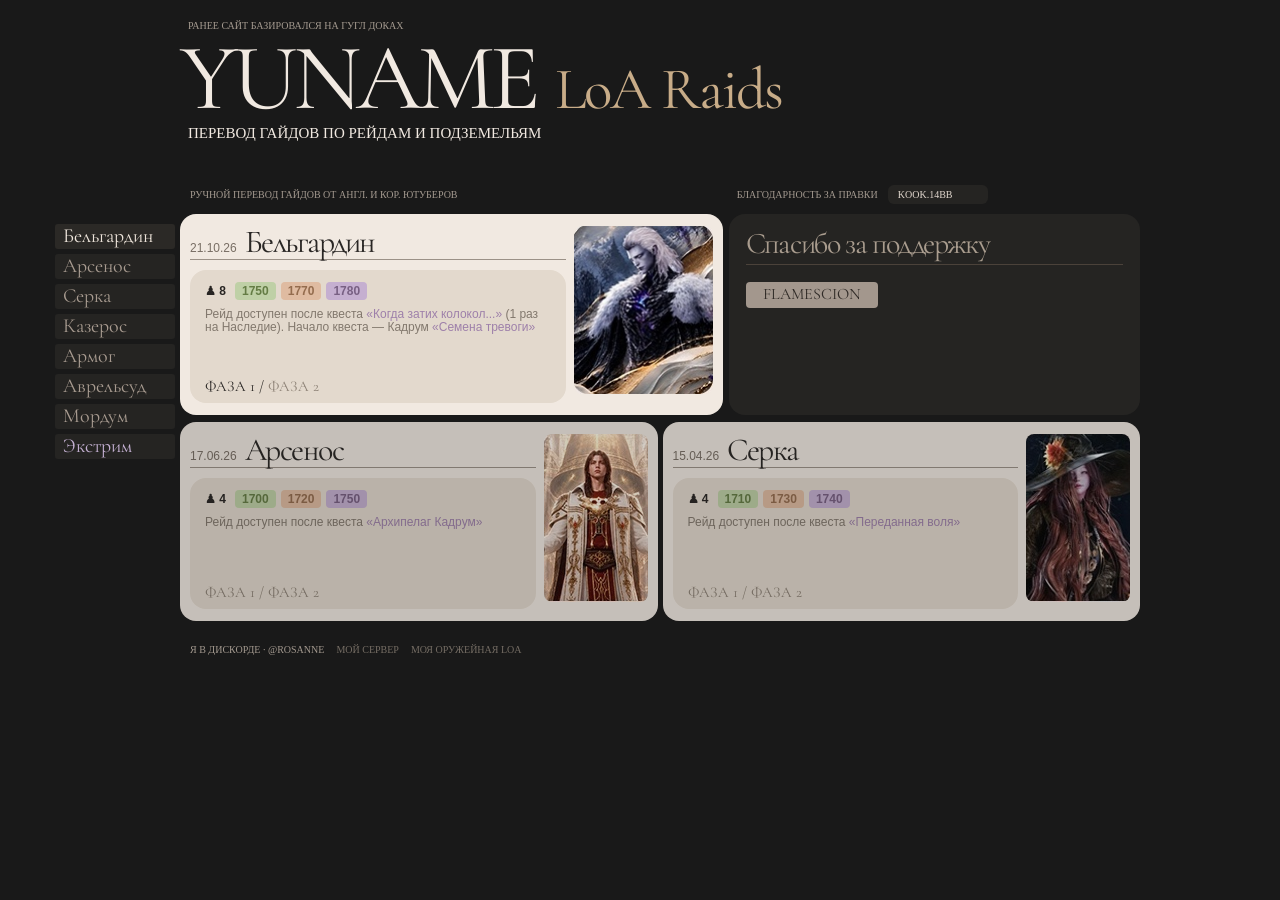
<file: index.html>
<!DOCTYPE html><html lang="ru"><head><meta charset="UTF-8"><meta name="viewport" content="width=device-width, initial-scale=1.0"><title>YUNAME — LoA Raids</title><meta name="description" content="Перевод гайдов по рейдам и подземельям Lost Ark"><link rel="stylesheet" href="home.css"></head><body><main class="page"><header><p class="eyebrow">Ранее сайт базировался на гугл доках</p><h1 class="brand serif"><span class="brand-main">YUNAME</span><span class="brand-sub">LoA Raids</span></h1><p class="tagline">Перевод гайдов по рейдам и подземельям</p></header><nav class="raid-menu" aria-label="Рейды"><a href="belgardin/" aria-current="page">Бельгардин</a><a href="#arcenos">Арсенос</a><a href="#serka">Серка</a><span class="unavailable">Казерос</span><span class="unavailable">Армог</span><span class="unavailable">Аврельсуд</span><span class="unavailable">Мордум</span><a class="extreme" href="extreme/">Экстрим</a></nav><div class="meta"><span>Ручной перевод гайдов от англ. и кор. ютуберов</span><div class="corrections"><span>Благодарность за правки</span><!-- Замените текст внутри editor на нужный ник --><span class="editor">KOOK.14BB</span></div></div><div class="top-grid"><article class="raid-card latest" id="belgardin"><div class="card-body"><div class="card-title"><time>21.10.26</time><h2><a href="belgardin/">Бельгардин</a></h2></div><div class="raid-info"><div class="levels"><span class="players" aria-label="8 игроков">♟ 8</span><span class="level normal">1750</span><span class="level hard">1770</span><span class="level nightmare">1780</span></div><p class="requirements">Рейд доступен после квеста <span class="quest">«Когда затих колокол...»</span> (1 раз на Наследие). Начало квеста — Кадрум <span class="quest">«Семена тревоги»</span></p><div class="phase-links"><a href="belgardin/p1/">Фаза 1</a><span>/</span><span class="soon" title="Страница ещё не опубликована">Фаза 2</span></div></div></div><img class="raid-portrait" src="images/belgardin.jpg" alt="Бельгардин"></article><section class="support" aria-labelledby="support-title"><h2 id="support-title">Спасибо за поддержку</h2><div class="supporters"><!-- Для нового ника скопируйте следующую строку и измените текст --><span class="supporter">FLAMESCION</span></div></section></div><section class="older-grid" aria-label="Предыдущие рейды"><article class="raid-card " id="arcenos"><div class="card-body"><div class="card-title"><time>17.06.26</time><h2>Арсенос</h2></div><div class="raid-info"><div class="levels"><span class="players" aria-label="4 игроков">♟ 4</span><span class="level normal">1700</span><span class="level hard">1720</span><span class="level nightmare">1750</span></div><p class="requirements">Рейд доступен после квеста <span class="quest">«Архипелаг Кадрум»</span></p><div class="phase-links"><span class="soon" title="Гайды ещё не перенесены">Фаза 1 / Фаза 2</span></div></div></div><img class="raid-portrait" src="images/arcenos.jpg" alt="Арсенос"></article><article class="raid-card " id="serka"><div class="card-body"><div class="card-title"><time>15.04.26</time><h2>Серка</h2></div><div class="raid-info"><div class="levels"><span class="players" aria-label="4 игроков">♟ 4</span><span class="level normal">1710</span><span class="level hard">1730</span><span class="level nightmare">1740</span></div><p class="requirements">Рейд доступен после квеста <span class="quest">«Переданная воля»</span></p><div class="phase-links"><span class="soon" title="Гайды ещё не перенесены">Фаза 1 / Фаза 2</span></div></div></div><img class="raid-portrait" src="images/serka.jpg" alt="Серка"></article></section><footer class="footer"><a href="https://discordapp.com/users/199504520936423424/" target="_blank" rel="noopener">Я в дискорде · @rosanne</a><span class="pending">Мой сервер</span><span class="pending">Моя оружейная LoA</span></footer></main></body></html>
</file>
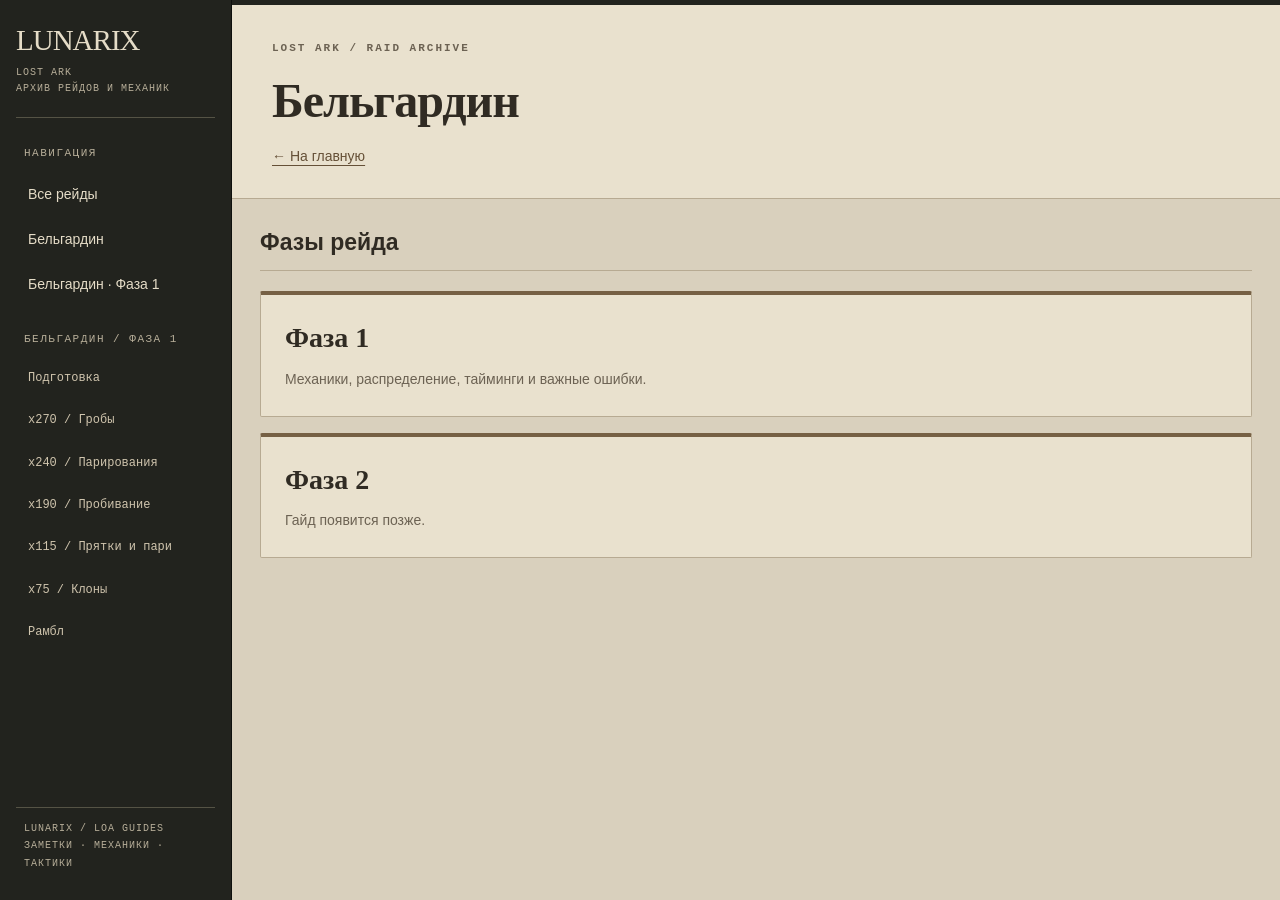
<file: belgardin/index.html>
<!DOCTYPE html>
<html lang="ru">
<head>
  <meta charset="UTF-8">
  <meta name="viewport" content="width=device-width, initial-scale=1.0">
  <title>Бельгардин — гайд | LOA Guides</title>
  <link rel="stylesheet" href="../style.css">
</head>
<body>
  <aside class="archive-sidebar" aria-label="Навигация по сайту">

  <a class="archive-brand" href="/loa-guides/">
    <span class="archive-brand-title">LUNARIX</span>
    <span class="archive-brand-subtitle">
      LOST ARK<br>
      АРХИВ РЕЙДОВ И МЕХАНИК
    </span>
  </a>

  <p class="archive-label">Навигация</p>

  <nav class="archive-nav" aria-label="Рейды">
    <a href="/loa-guides/">Все рейды</a>
    <a href="/loa-guides/belgardin/">Бельгардин</a>
    <a href="/loa-guides/belgardin/p1/">Бельгардин · Фаза 1</a>
  </nav>

  <p class="archive-label">Бельгардин / Фаза 1</p>

  <nav class="archive-nav archive-nav--mechanics"
       aria-label="Механики первой фазы">

    <a href="/loa-guides/belgardin/p1/#preparation">
      Подготовка
    </a>

    <a href="/loa-guides/belgardin/p1/#coffins">
      x270 / Гробы
    </a>

    <a href="/loa-guides/belgardin/p1/#parries">
      x240 / Парирования
    </a>

    <a href="/loa-guides/belgardin/p1/#damage">
      x190 / Пробивание
    </a>

    <a href="/loa-guides/belgardin/p1/#hide">
      x115 / Прятки и пари
    </a>

    <a href="/loa-guides/belgardin/p1/#clones">
      x75 / Клоны
    </a>

    <a href="/loa-guides/belgardin/p1/#rumble">
      Рамбл
    </a>

  </nav>

  <div class="archive-sidebar-footer">
    <p class="archive-status">
      LUNARIX / LOA GUIDES<br>
      ЗАМЕТКИ · МЕХАНИКИ · ТАКТИКИ
    </p>
  </div>

</aside>
  <header class="site-header">
    <h1>Бельгардин</h1>
    <p><a href="../" style="color:#7fb3ff;">← На главную</a></p>
  </header>

  <main class="container guide-content">
    <h2>Фазы рейда</h2>

    <a class="raid-card" href="p1/">
      <h3>Фаза 1</h3>
      <p>Механики, распределение, тайминги и важные ошибки.</p>
    </a>

    <a class="raid-card" href="p2/">
      <h3>Фаза 2</h3>
      <p>Гайд появится позже.</p>
    </a>
  </main>
</body>
</html>
</file>
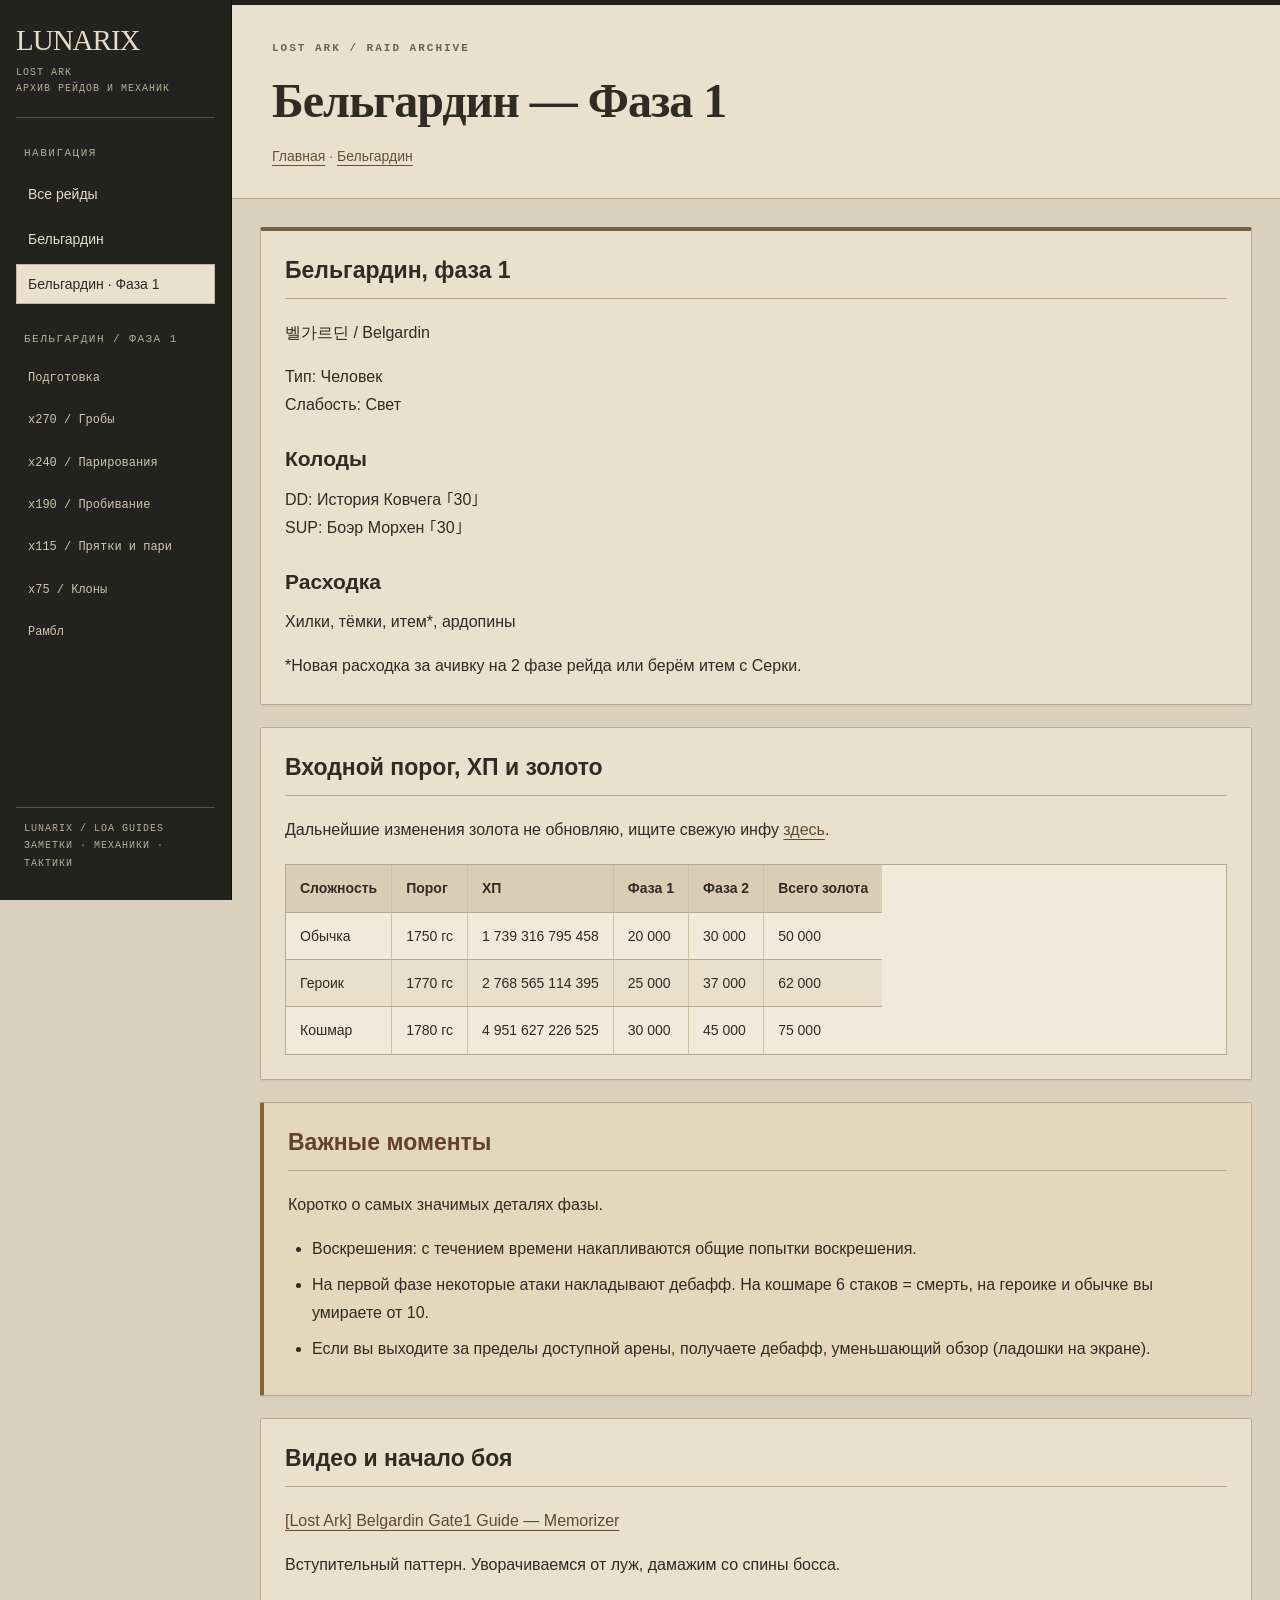
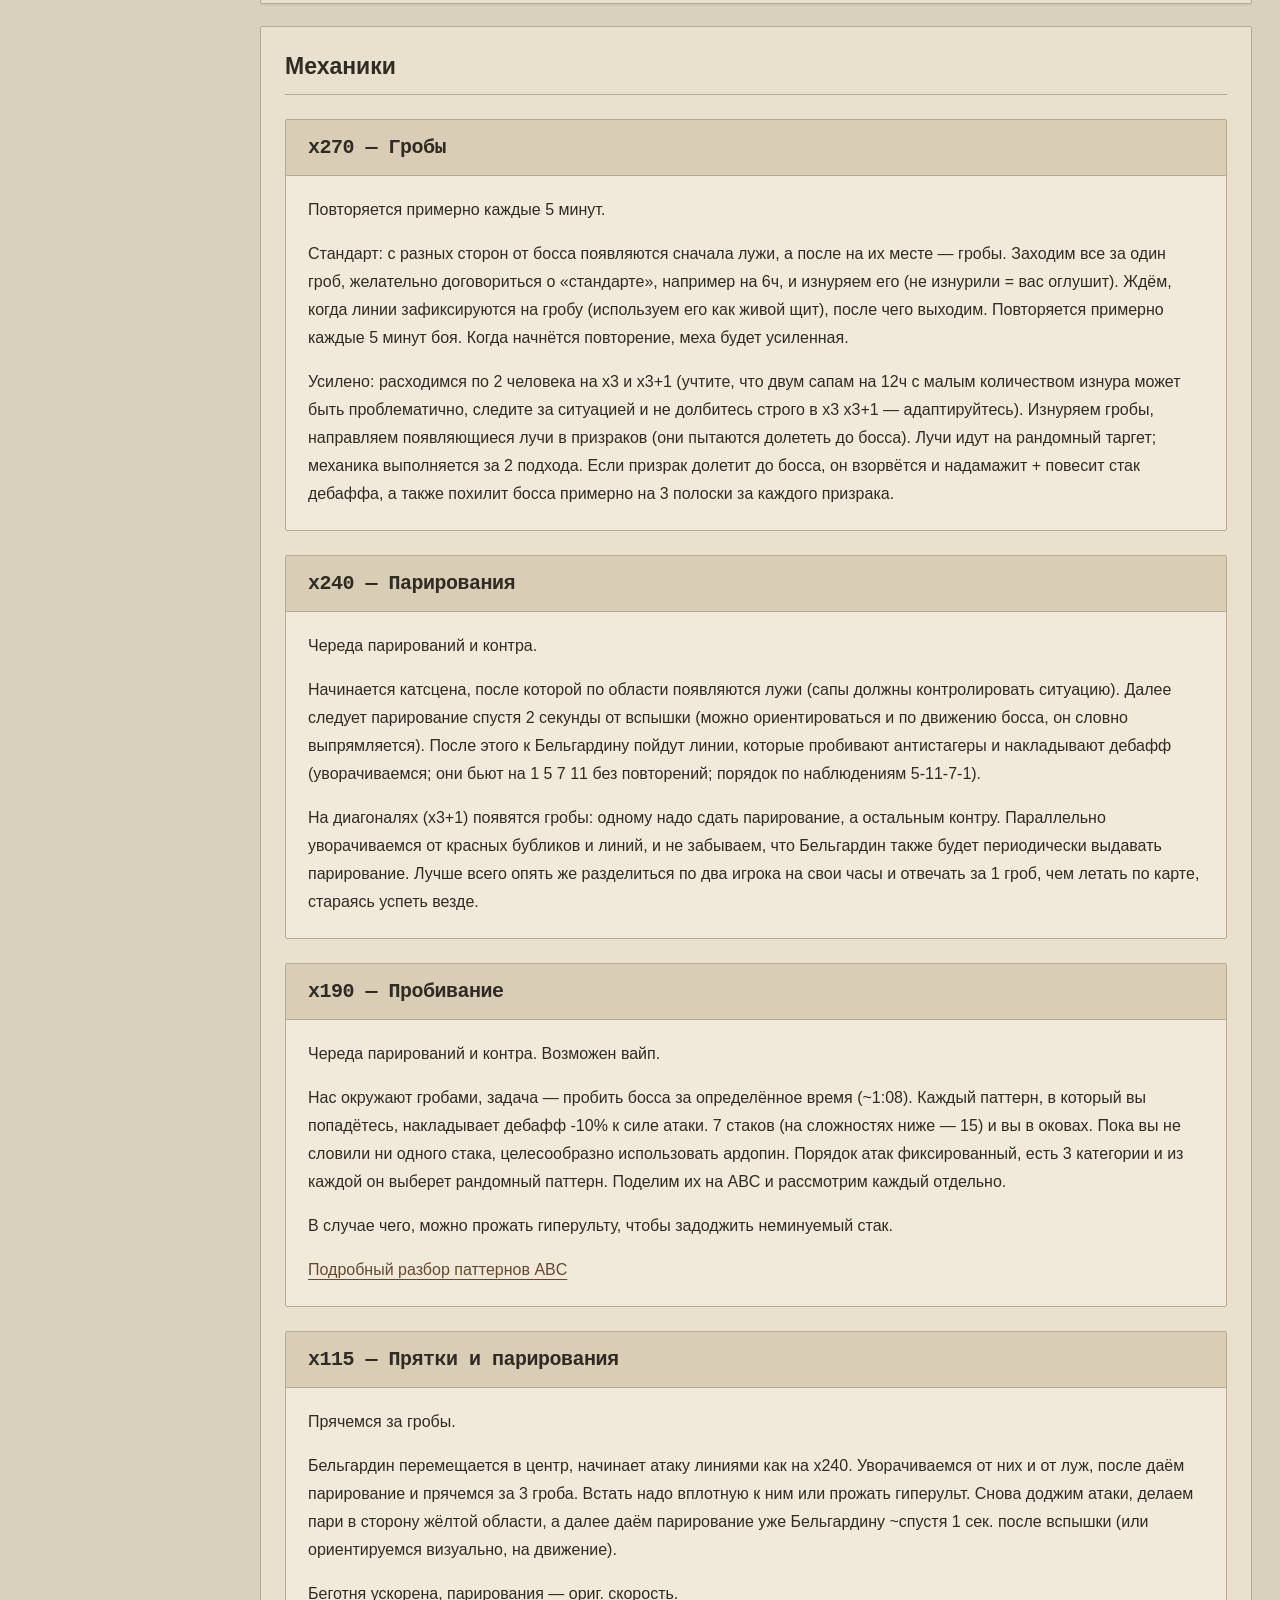
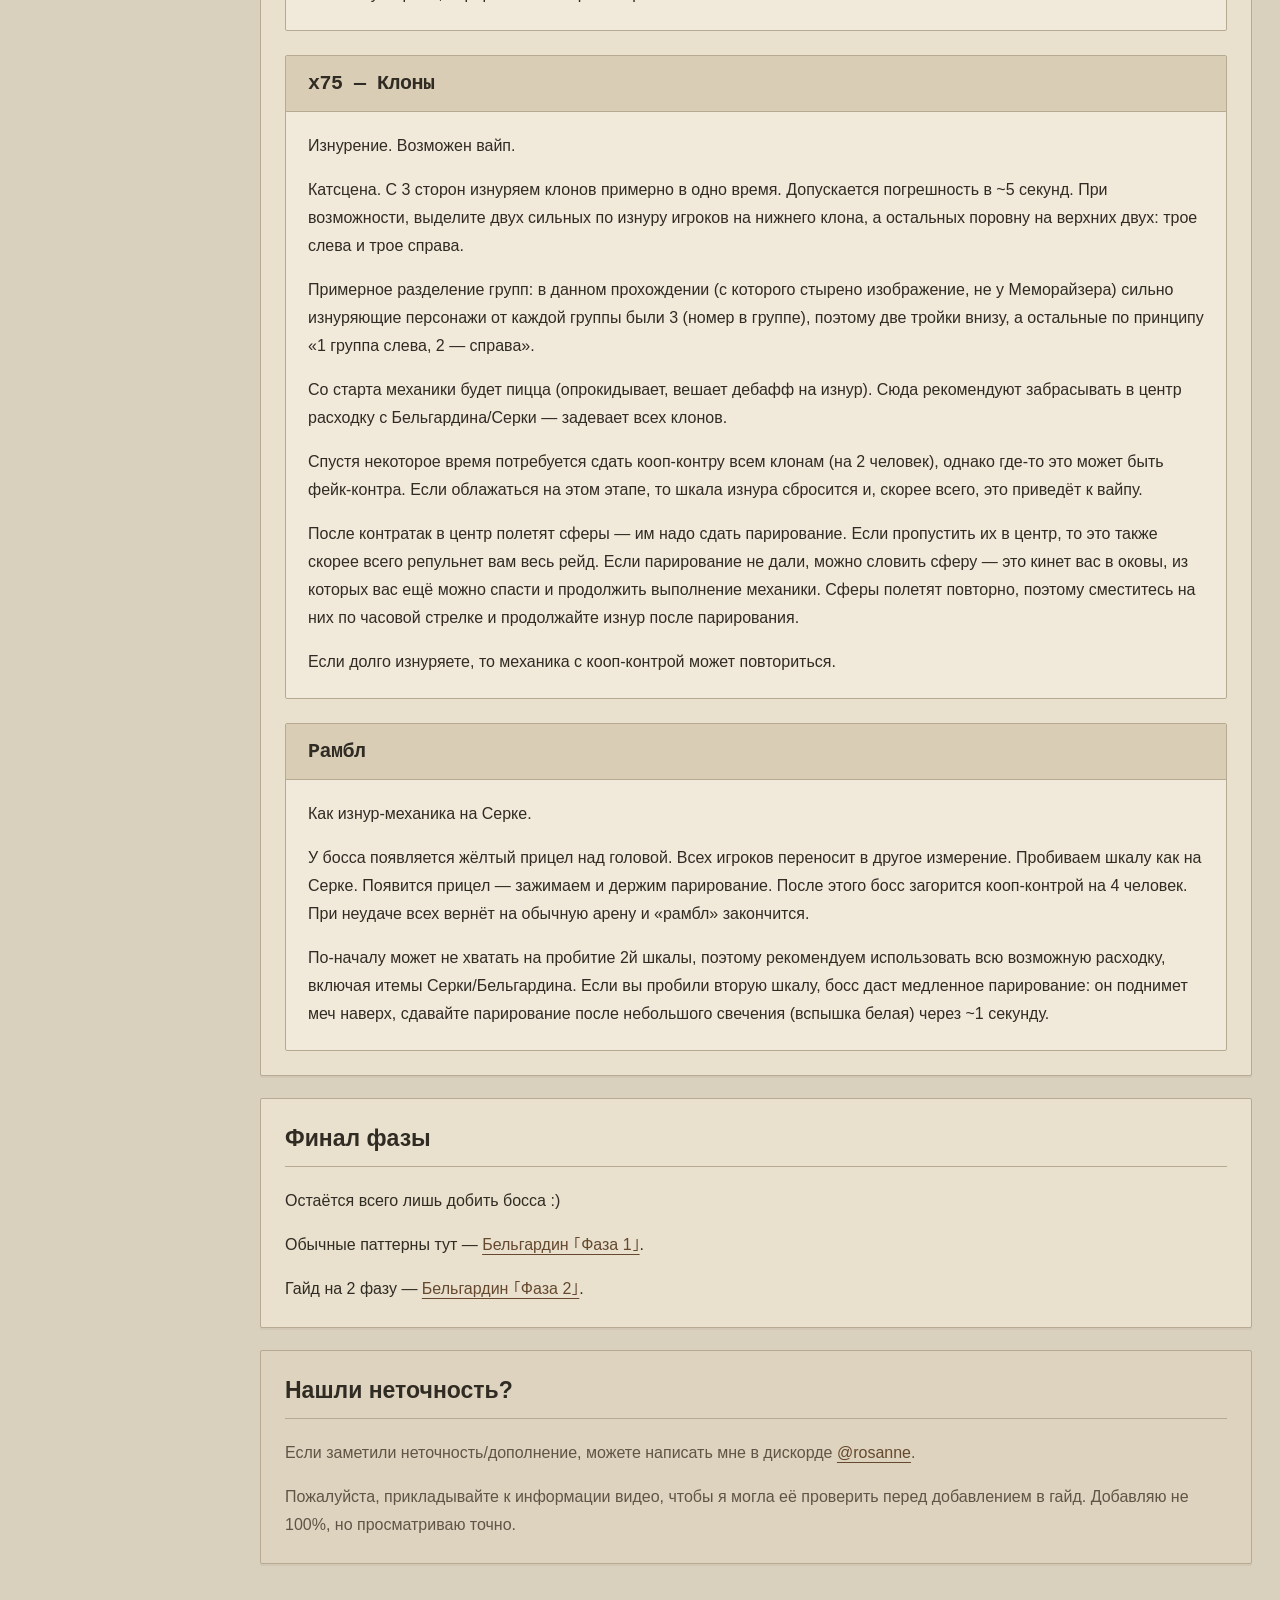
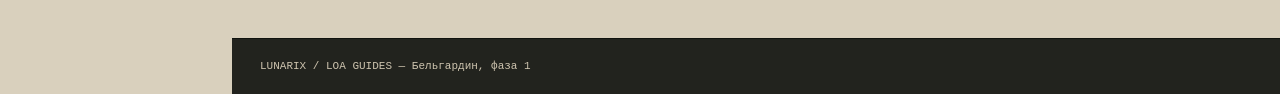
<file: belgardin/p1/index.html>
<!DOCTYPE html>
<html lang="ru"><head><meta charset="UTF-8"><meta name="viewport" content="width=device-width, initial-scale=1.0"><title>Бельгардин — Фаза 1 | LOA Guides</title><link rel="stylesheet" href="../../style.css"></head><body><aside class="archive-sidebar" aria-label="Навигация по сайту">
<a class="archive-brand" href="/loa-guides/"><span class="archive-brand-title">LUNARIX</span><span class="archive-brand-subtitle">LOST ARK<br>АРХИВ РЕЙДОВ И МЕХАНИК</span></a>
<p class="archive-label">Навигация</p><nav class="archive-nav" aria-label="Рейды"><a href="/loa-guides/">Все рейды</a><a href="/loa-guides/belgardin/">Бельгардин</a><a href="/loa-guides/belgardin/p1/" aria-current="page">Бельгардин · Фаза 1</a></nav>
<p class="archive-label">Бельгардин / Фаза 1</p><nav class="archive-nav archive-nav--mechanics" aria-label="Механики первой фазы"><a href="/loa-guides/belgardin/p1/#preparation">Подготовка</a><a href="/loa-guides/belgardin/p1/#coffins">x270 / Гробы</a><a href="/loa-guides/belgardin/p1/#parries">x240 / Парирования</a><a href="/loa-guides/belgardin/p1/#damage">x190 / Пробивание</a><a href="/loa-guides/belgardin/p1/#hide">x115 / Прятки и пари</a><a href="/loa-guides/belgardin/p1/#clones">x75 / Клоны</a><a href="/loa-guides/belgardin/p1/#rumble">Рамбл</a></nav><div class="archive-sidebar-footer"><p class="archive-status">LUNARIX / LOA GUIDES<br>ЗАМЕТКИ · МЕХАНИКИ · ТАКТИКИ</p></div></aside><header class="site-header"><h1>Бельгардин — Фаза 1</h1><p><a href="../../">Главная</a> · <a href="../">Бельгардин</a></p></header><main class="container guide-content"><section class="intro" id="preparation"><h2>Бельгардин, фаза 1</h2><p>벨가르딘 / Belgardin</p><p>Тип: Человек<br>Слабость: Свет</p><h3>Колоды</h3><p>DD: История Ковчега ｢30｣<br>SUP: Боэр Морхен ｢30｣</p><h3>Расходка</h3><p>Хилки, тёмки, итем*, ардопины</p><p>*Новая расходка за ачивку на 2 фазе рейда или берём итем с Серки.</p></section>
<section><h2>Входной порог, ХП и золото</h2><p>Дальнейшие изменения золота не обновляю, ищите свежую инфу <a href="https://lostark.ru/wiki/Gold-table" target="_blank" rel="noopener">здесь</a>.</p><table><thead><tr><th scope="col">Сложность</th><th scope="col">Порог</th><th scope="col">ХП</th><th scope="col">Фаза 1</th><th scope="col">Фаза 2</th><th scope="col">Всего золота</th></tr></thead><tbody><tr><td>Обычка</td><td>1750 гс</td><td>1 739 316 795 458</td><td>20 000</td><td>30 000</td><td>50 000</td></tr><tr><td>Героик</td><td>1770 гс</td><td>2 768 565 114 395</td><td>25 000</td><td>37 000</td><td>62 000</td></tr><tr><td>Кошмар</td><td>1780 гс</td><td>4 951 627 226 525</td><td>30 000</td><td>45 000</td><td>75 000</td></tr></tbody></table></section><section class="warning"><h2>Важные моменты</h2><p>Коротко о самых значимых деталях фазы.</p><ul><li>Воскрешения: с течением времени накапливаются общие попытки воскрешения.</li><li>На первой фазе некоторые атаки накладывают дебафф. На кошмаре 6 стаков = смерть, на героике и обычке вы умираете от 10.</li><li>Если вы выходите за пределы доступной арены, получаете дебафф, уменьшающий обзор (ладошки на экране).</li></ul></section><section><h2>Видео и начало боя</h2><p><a href="https://youtu.be/wyY55AEN63E?si=uPBWS4c7454dl5R-" target="_blank" rel="noopener">[Lost Ark] Belgardin Gate1 Guide — Memorizer</a></p><p>Вступительный паттерн. Уворачиваемся от луж, дамажим со спины босса.</p></section><section><h2>Механики</h2><article id="coffins"><h3>x270 — Гробы</h3><p>Повторяется примерно каждые 5 минут.</p><p>Стандарт: с разных сторон от босса появляются сначала лужи, а после на их месте — гробы. Заходим все за один гроб, желательно договориться о «стандарте», например на 6ч, и изнуряем его (не изнурили = вас оглушит). Ждём, когда линии зафиксируются на гробу (используем его как живой щит), после чего выходим. Повторяется примерно каждые 5 минут боя. Когда начнётся повторение, меха будет усиленная.</p><p>Усилено: расходимся по 2 человека на х3 и х3+1 (учтите, что двум сапам на 12ч с малым количеством изнура может быть проблематично, следите за ситуацией и не долбитесь строго в х3 х3+1 — адаптируйтесь). Изнуряем гробы, направляем появляющиеся лучи в призраков (они пытаются долететь до босса). Лучи идут на рандомный таргет; механика выполняется за 2 подхода. Если призрак долетит до босса, он взорвётся и надамажит + повесит стак дебаффа, а также похилит босса примерно на 3 полоски за каждого призрака.</p><!-- Место для гифки: <img src="images/coffins.gif" alt="x270 — Гробы"> --></article><article id="parries"><h3>x240 — Парирования</h3><p>Череда парирований и контра.</p><p>Начинается катсцена, после которой по области появляются лужи (сапы должны контролировать ситуацию). Далее следует парирование спустя 2 секунды от вспышки (можно ориентироваться и по движению босса, он словно выпрямляется). После этого к Бельгардину пойдут линии, которые пробивают антистагеры и накладывают дебафф (уворачиваемся; они бьют на 1 5 7 11 без повторений; порядок по наблюдениям 5-11-7-1).</p><p>На диагоналях (х3+1) появятся гробы: одному надо сдать парирование, а остальным контру. Параллельно уворачиваемся от красных бубликов и линий, и не забываем, что Бельгардин также будет периодически выдавать парирование. Лучше всего опять же разделиться по два игрока на свои часы и отвечать за 1 гроб, чем летать по карте, стараясь успеть везде.</p><!-- Место для гифки: <img src="images/parries.gif" alt="x240 — Парирования"> --></article><article id="damage"><h3>x190 — Пробивание</h3><p>Череда парирований и контра. Возможен вайп.</p><p>Нас окружают гробами, задача — пробить босса за определённое время (~1:08). Каждый паттерн, в который вы попадётесь, накладывает дебафф -10% к силе атаки. 7 стаков (на сложностях ниже — 15) и вы в оковах. Пока вы не словили ни одного стака, целесообразно использовать ардопин. Порядок атак фиксированный, есть 3 категории и из каждой он выберет рандомный паттерн. Поделим их на ABC и рассмотрим каждый отдельно.</p><p>В случае чего, можно прожать гиперульту, чтобы задоджить неминуемый стак.</p><p><a href="https://docs.google.com/document/d/10dvFfylIxgsJSTbyASQh8wS634NSnjzQFOJW3rMJwDU/edit?tab=t.i1kv4hrovehy" target="_blank" rel="noopener">Подробный разбор паттернов ABC</a></p><!-- Место для гифки: <img src="images/damage.gif" alt="x190 — Пробивание"> --></article><article id="hide"><h3>x115 — Прятки и парирования</h3><p>Прячемся за гробы.</p><p>Бельгардин перемещается в центр, начинает атаку линиями как на х240. Уворачиваемся от них и от луж, после даём парирование и прячемся за 3 гроба. Встать надо вплотную к ним или прожать гиперульт. Снова доджим атаки, делаем пари в сторону жёлтой области, а далее даём парирование уже Бельгардину ~спустя 1 сек. после вспышки (или ориентируемся визуально, на движение).</p><p>Беготня ускорена, парирования — ориг. скорость.</p><!-- Место для гифки: <img src="images/hide.gif" alt="x115 — Прятки и парирования"> --></article><article id="clones"><h3>x75 — Клоны</h3><p>Изнурение. Возможен вайп.</p><p>Катсцена. С 3 сторон изнуряем клонов примерно в одно время. Допускается погрешность в ~5 секунд. При возможности, выделите двух сильных по изнуру игроков на нижнего клона, а остальных поровну на верхних двух: трое слева и трое справа.</p><p>Примерное разделение групп: в данном прохождении (с которого стырено изображение, не у Меморайзера) сильно изнуряющие персонажи от каждой группы были 3 (номер в группе), поэтому две тройки внизу, а остальные по принципу «1 группа слева, 2 — справа».</p><p>Со старта механики будет пицца (опрокидывает, вешает дебафф на изнур). Сюда рекомендуют забрасывать в центр расходку с Бельгардина/Серки — задевает всех клонов.</p><p>Спустя некоторое время потребуется сдать кооп-контру всем клонам (на 2 человек), однако где-то это может быть фейк-контра. Если облажаться на этом этапе, то шкала изнура сбросится и, скорее всего, это приведёт к вайпу.</p><p>После контратак в центр полетят сферы — им надо сдать парирование. Если пропустить их в центр, то это также скорее всего репульнет вам весь рейд. Если парирование не дали, можно словить сферу — это кинет вас в оковы, из которых вас ещё можно спасти и продолжить выполнение механики. Сферы полетят повторно, поэтому сместитесь на них по часовой стрелке и продолжайте изнур после парирования.</p><p>Если долго изнуряете, то механика с кооп-контрой может повториться.</p><!-- Место для гифки: <img src="images/clones.gif" alt="x75 — Клоны"> --></article><article id="rumble"><h3>Рамбл</h3><p>Как изнур-механика на Серке.</p><p>У босса появляется жёлтый прицел над головой. Всех игроков переносит в другое измерение. Пробиваем шкалу как на Серке. Появится прицел — зажимаем и держим парирование. После этого босс загорится кооп-контрой на 4 человек. При неудаче всех вернёт на обычную арену и «рамбл» закончится.</p><p>По-началу может не хватать на пробитие 2й шкалы, поэтому рекомендуем использовать всю возможную расходку, включая итемы Серки/Бельгардина. Если вы пробили вторую шкалу, босс даст медленное парирование: он поднимет меч наверх, сдавайте парирование после небольшого свечения (вспышка белая) через ~1 секунду.</p><!-- Место для гифки: <img src="images/rumble.gif" alt="Рамбл"> --></article></section><section><h2>Финал фазы</h2><p>Остаётся всего лишь добить босса :)</p><p>Обычные паттерны тут — <a href="https://docs.google.com/document/d/10dvFfylIxgsJSTbyASQh8wS634NSnjzQFOJW3rMJwDU/edit?tab=t.jmngdz23it7x" target="_blank" rel="noopener">Бельгардин ｢Фаза 1｣</a>.</p><p>Гайд на 2 фазу — <a href="https://docs.google.com/document/d/1hiEL5qk3s9ZbjUpea2pvcYvUNeRl_76ZYuH1tZj3wqg" target="_blank" rel="noopener">Бельгардин ｢Фаза 2｣</a>.</p></section><section class="credits"><h2>Нашли неточность?</h2><p>Если заметили неточность/дополнение, можете написать мне в дискорде <a href="https://discordapp.com/users/199504520936423424/" target="_blank" rel="noopener">@rosanne</a>.</p><p>Пожалуйста, прикладывайте к информации видео, чтобы я могла её проверить перед добавлением в гайд. Добавляю не 100%, но просматриваю точно.</p></section></main><footer class="site-footer"><p>LUNARIX / LOA GUIDES — Бельгардин, фаза 1</p></footer></body></html>
</file>
<file: home.css>
@import url('https://fonts.googleapis.com/css2?family=Cormorant+Garamond:wght@400;500&display=swap');
:root{color-scheme:dark;--bg:#191919;--paper:#f1e9e1;--ink:#292624;--muted:#a3998f;--accent:#c8ac88}*{box-sizing:border-box}body{margin:0;background:var(--bg);color:var(--paper);font-family:Arial,sans-serif}a{color:inherit}button{font:inherit}a:focus-visible,button:focus-visible{outline:2px solid #d0b396;outline-offset:4px}.page{width:min(700px,calc(100% - 40px));margin:20px auto 32px;position:relative}.serif,h1,h2,.raid-menu,.phase-links,.supporter{font-family:'Cormorant Garamond',Georgia,'Times New Roman',serif}.eyebrow{margin:0 0 0 8px;color:#a59b90;font:10px Georgia,serif;text-transform:uppercase}.brand{display:flex;align-items:baseline;gap:20px;white-space:nowrap;margin:0;font-weight:400;line-height:1}.brand-main{font-size:clamp(60px,8vw,94px);letter-spacing:-5px}.brand-sub{font-size:clamp(35px,5vw,59px);color:var(--accent);letter-spacing:-2px}.tagline{margin:0 0 43px 8px;font:15px Georgia,serif;text-transform:uppercase}.meta{display:grid;grid-template-columns:1.35fr 1fr;align-items:center;gap:16px;margin:0 0 10px;padding:0 10px;color:#a3998f;font:10px Georgia,serif;text-transform:uppercase}.corrections{display:flex;align-items:center;gap:10px}.editor{background:#252422;border-radius:6px;padding:4px 10px;min-width:100px;color:#e0d6cd;text-transform:none}.raid-menu{position:absolute;width:120px;right:calc(100% + 5px);top:204px;display:grid;gap:5px}.raid-menu a,.raid-menu .unavailable{display:block;padding:1px 8px;background:#252422;border-radius:3px;font-size:20px;line-height:1.15;text-decoration:none;color:#a89b90}.raid-menu a:hover,.raid-menu a[aria-current=page]{color:#eee5db;background:#2b2926}.raid-menu .extreme{color:#c4b0d2}.raid-menu .extreme:hover{color:#e4c9f7}.raid-menu .unavailable{cursor:default}.top-grid{display:grid;grid-template-columns:1.32fr 1fr;gap:6px}.raid-card{display:grid;grid-template-columns:minmax(0,1fr) 104px;gap:8px;padding:12px 10px;background:var(--paper);color:var(--ink);border-radius:16px;min-width:0;min-height:199px}.latest{grid-template-columns:minmax(0,1fr) 139px;min-height:201px;opacity:1}.card-body{min-width:0;display:flex;flex-direction:column}.card-title{display:flex;gap:8px;align-items:baseline;border-bottom:1px solid #9b9187;padding-bottom:1px;margin-bottom:10px}.card-title time{color:#786e64;font-size:12px;white-space:nowrap}.card-title h2{font-size:32px;font-weight:400;letter-spacing:-1.5px;line-height:1;margin:0}.card-title h2 a{text-decoration:none}.raid-info{background:#e3d9cd;border-radius:16px;padding:12px 15px 8px;flex:1;display:flex;flex-direction:column}.levels{display:flex;gap:5px;align-items:center;margin-bottom:8px;font-size:12px;font-weight:700}.players{margin-right:4px;white-space:nowrap;color:#282523}.level{padding:2px 7px;border-radius:4px}.normal{background:#bfd0a6;color:#647c44}.hard{background:#dfbba1;color:#946c4e}.nightmare{background:#c5afd0;color:#786083}.requirements{color:#82786d;font-size:12px;line-height:1.08;margin:0 0 10px}.quest{color:#9e80aa}.phase-links{display:flex;gap:4px;align-items:center;margin-top:auto;font-size:15px;text-transform:uppercase}.phase-links a{text-decoration:none}.phase-links a:hover{text-decoration:underline}.phase-links .soon{color:#8c8175}.raid-portrait{display:block;width:100%;height:168px;object-fit:cover;border-radius:8px}.latest .raid-portrait{height:168px}.support{background:#252422;border-radius:16px;padding:12px 17px;min-height:201px}.support h2{margin:0 0 17px;color:#a99c8e;font-size:30px;font-weight:400;line-height:1.2;letter-spacing:-1.3px;border-bottom:1px solid #4b423a;padding-bottom:2px}.supporters{display:flex;flex-wrap:wrap;gap:8px}.supporter{display:inline-block;background:#a3978d;color:#302b27;border-radius:4px;padding:4px 17px;font-size:16px;line-height:1.1;transition:background .15s,color .15s,box-shadow .15s}.supporter:hover{background:#dfc7aa;color:#211b16;box-shadow:0 0 12px #c9a67b33}.older-grid{display:grid;grid-template-columns:1fr 1fr;gap:5px;margin-top:7px}.older-grid .raid-card{opacity:.8;transition:opacity .2s}.older-grid .raid-card:hover,.older-grid .raid-card:focus-within{opacity:1}.footer{margin:23px 10px 0;display:flex;gap:12px;flex-wrap:wrap;color:#a3998f;font:10px Georgia,serif;text-transform:uppercase}.footer a{text-decoration:none}.footer a:hover{color:#e0d2c2}.footer .pending{color:#756d64}@media(min-width:1000px){.page{transform:translateX(20px)}}@media(max-width:999px){.raid-menu{position:static;width:auto;display:flex;flex-wrap:wrap;margin:0 0 16px;gap:5px}.raid-menu a,.raid-menu .unavailable{font-size:18px;padding:4px 9px}.tagline{margin-bottom:25px}}@media(max-width:650px){.page{width:calc(100% - 24px);margin-top:20px}.brand{gap:12px;flex-wrap:wrap;white-space:normal}.brand-main{font-size:66px}.brand-sub{font-size:40px}.tagline{font-size:11px;margin:10px 0 24px}.meta{grid-template-columns:1fr;gap:10px;padding:0 4px}.top-grid,.older-grid{grid-template-columns:1fr;gap:10px}.support{min-height:130px}.older-grid{margin-top:10px}.raid-card,.latest{grid-template-columns:minmax(0,1fr) 110px}.card-title h2{font-size:30px}.raid-portrait,.latest .raid-portrait{height:174px}.footer{line-height:1.7}.eyebrow{font-size:9px}}@media(prefers-reduced-motion:reduce){*{transition:none!important}}
/* Более широкая главная страница */
.page {
  width: min(960px, calc(100% - 300px));
}

/* Планшеты: меню уже находится над контентом */
@media (max-width: 999px) {
  .page {
    width: calc(100% - 40px);
  }
}

/* Телефоны: сохраняем небольшие отступы по краям */
@media (max-width: 650px) {
  .page {
    width: calc(100% - 24px);
  }
}
</file>
<file: style.css>
/* LOA ARCHIVE — единый стиль сайта */

:root {
  color-scheme: light;

  --bg: #d9d0bd;
  --paper: #e9e1ce;
  --paper-light: #f1eadb;
  --panel: #e2d8c3;

  --ink: #302b23;
  --muted: #6c6253;
  --line: #b7aa92;

  --sidebar: #22231e;
  --sidebar-text: #e5dcc7;
  --sidebar-muted: #b7ae99;

  --accent: #655037;
  --sidebar-width: 232px;
}

* {
  box-sizing: border-box;
}

html {
  scroll-behavior: smooth;
  scroll-padding-top: 24px;
}

body {
  margin: 0;
  min-height: 100vh;
  padding-left: var(--sidebar-width);

  background: var(--bg);
  color: var(--ink);

  font-family: "Segoe UI", Arial, sans-serif;
  font-size: 16px;
  line-height: 1.75;

  overflow-wrap: break-word;
}

::selection {
  background: #c8b58f;
  color: #211d17;
}

a {
  color: #65482e;
  text-underline-offset: 4px;
}

a:hover {
  color: #342416;
}

a:focus-visible,
button:focus-visible {
  outline: 3px solid #9c7950;
  outline-offset: 4px;
}

p {
  margin: 0 0 16px;
}

ul,
ol {
  margin: 0 0 18px;
  padding-left: 24px;
}

li {
  margin-bottom: 8px;
}

strong {
  color: #30271c;
}

em {
  color: var(--muted);
}

/* Левая панель */

.archive-sidebar {
  position: fixed;
  inset: 0 auto 0 0;
  z-index: 20;

  display: flex;
  flex-direction: column;

  width: var(--sidebar-width);
  padding: 24px 16px 16px;
  overflow-y: auto;

  background: var(--sidebar);
  color: var(--sidebar-text);

  border-right: 1px solid #0e100d;
}

.archive-brand {
  display: block;
  padding-bottom: 20px;

  color: var(--sidebar-text);
  border-bottom: 1px solid #555345;

  text-decoration: none;
}

.archive-brand:hover {
  color: #fff7e5;
  text-decoration: none;
}

.archive-brand-title {
  display: block;

  font-family: Georgia, "Times New Roman", serif;
  font-size: 29px;
  line-height: 1.15;
  letter-spacing: -1px;
}

.archive-brand-subtitle {
  display: block;
  margin-top: 8px;

  color: var(--sidebar-muted);

  font-family: "Courier New", monospace;
  font-size: 10px;
  line-height: 1.6;
  letter-spacing: 1px;
}

.archive-label {
  margin: 26px 8px 10px;

  color: var(--sidebar-muted);

  font-family: "Courier New", monospace;
  font-size: 11px;
  letter-spacing: 1.5px;
  text-transform: uppercase;
}

.archive-nav {
  display: grid;
  gap: 5px;
}

.archive-nav a {
  display: block;
  padding: 9px 11px;

  color: var(--sidebar-text);
  border: 1px solid transparent;

  font-size: 14px;
  line-height: 1.45;
  text-decoration: none;
}

.archive-nav a:hover,
.archive-nav a[aria-current="page"] {
  background: var(--paper);
  color: var(--ink);
  border-color: #c2b69e;
}

.archive-nav--mechanics a {
  color: #d0c5ae;
  font-family: "Courier New", monospace;
  font-size: 12px;
}

.archive-sidebar-footer {
  margin-top: auto;
  padding-top: 32px;
}

.archive-status {
  margin: 0;
  padding: 12px 8px;

  color: var(--sidebar-muted);
  border-top: 1px solid #555345;

  font-family: "Courier New", monospace;
  font-size: 10px;
  letter-spacing: 1px;
}

/* Заголовок страницы */

.site-header {
  position: relative;
  padding: 34px 40px 30px;

  background: var(--paper);
  border-top: 5px solid var(--sidebar);
  border-bottom: 1px solid var(--line);

  text-align: left;
}

.site-header::before {
  content: "LOST ARK / RAID ARCHIVE";
  display: block;
  margin-bottom: 14px;

  color: var(--muted);

  font-family: "Courier New", monospace;
  font-size: 11px;
  font-weight: 700;
  letter-spacing: 2px;
}

.site-header h1 {
  margin: 0;

  color: var(--ink);

  font-family: Georgia, "Times New Roman", serif;
  font-size: clamp(30px, 4vw, 48px);
  line-height: 1.2;
  letter-spacing: -1px;
}

.site-header p {
  margin: 14px 0 0;
  color: var(--muted);
  font-size: 14px;
}

.site-header a {
  color: var(--accent) !important;
}

/* Основная область */

.container {
  width: min(1120px, calc(100% - 56px));
  margin: 0 auto;
  padding: 28px 0 52px;
  min-width: 0;
}

h2,
h3,
h4 {
  color: var(--ink);
  line-height: 1.35;
}

h2 {
  margin: 0 0 20px;
  padding-bottom: 12px;

  border-bottom: 1px solid var(--line);

  font-size: 23px;
}

h3 {
  margin: 26px 0 12px;
  font-size: 21px;
}

h4 {
  margin: 22px 0 10px;
  color: var(--accent);
  font-size: 17px;
}

/* Секции гайда */

.guide-content > section {
  min-width: 0;
  margin-bottom: 22px;
  padding: 24px;

  background: var(--paper);
  border: 1px solid var(--line);
  border-radius: 2px;

  box-shadow: 0 2px 0 rgba(70, 54, 34, 0.05);
}

.guide-content > section > :last-child {
  margin-bottom: 0;
}

.guide-content .intro {
  border-top: 4px solid #766044;
}

.guide-content .warning {
  background: #e5d7bc;
  border-left: 4px solid #85623d;
}

.warning h2 {
  color: #604329;
}

.guide-content .credits {
  background: #ddd3be;
  color: #5f5547;
}

/* Карточки механик */

.guide-content article {
  margin-top: 24px;
  padding: 22px;

  background: var(--paper-light);
  border: 1px solid var(--line);
  border-radius: 2px;
}

.guide-content article h3 {
  margin: -22px -22px 20px;
  padding: 14px 22px;

  background: #d9cdb6;
  border-bottom: 1px solid var(--line);

  font-family: "Courier New", monospace;
  font-size: 20px;
  letter-spacing: -0.5px;
}

.guide-content article > :last-child {
  margin-bottom: 0;
}

/* Главная и выбор фазы */

.raid-list {
  display: grid;
  grid-template-columns: repeat(2, minmax(0, 1fr));
  gap: 18px;
}

.raid-list > h2 {
  grid-column: 1 / -1;
  margin-bottom: 0;
}

.raid-card {
  display: block;
  min-width: 0;
  margin-bottom: 16px;
  padding: 24px;

  background: var(--paper);
  color: var(--ink);

  border: 1px solid var(--line);
  border-top: 4px solid #766044;
  border-radius: 2px;

  text-decoration: none;

  transition:
    background-color 0.15s ease,
    border-color 0.15s ease;
}

.raid-list .raid-card {
  margin-bottom: 0;
}

.raid-card:hover {
  background: var(--paper-light);
  border-color: #806c50;
  text-decoration: none;
}

.raid-card h3 {
  margin: 0 0 10px;

  font-family: Georgia, "Times New Roman", serif;
  font-size: 28px;
}

.raid-card p {
  margin: 0;
  color: var(--muted);
  font-size: 14px;
}

/* Таблицы */

.guide-content table {
  display: block;
  width: 100%;
  max-width: 100%;
  margin: 20px 0 24px;
  overflow-x: auto;

  border-collapse: collapse;
  border: 1px solid var(--line);
  background: var(--paper-light);

  font-size: 14px;
  line-height: 1.6;
}

.guide-content th,
.guide-content td {
  padding: 12px 14px;

  border-bottom: 1px solid var(--line);
  border-right: 1px solid #cec1aa;

  text-align: left;
  vertical-align: top;
}

.guide-content th {
  background: #d9cdb6;
  white-space: nowrap;
}

.guide-content td {
  font-variant-numeric: tabular-nums;
}

.guide-content tr:nth-child(even) td {
  background: #e8dfcd;
}

.guide-content tr:last-child td {
  border-bottom: 0;
}

.guide-content th:last-child,
.guide-content td:last-child {
  border-right: 0;
}

/* Медиа */

.guide-content img,
.guide-content video {
  display: block;
  width: auto;
  max-width: 100%;
  height: auto;

  margin: 22px auto;
  border: 1px solid #a99b82;
  border-radius: 2px;

  background: #d6cbb6;
}

figure {
  margin: 24px 0;
}

figcaption {
  margin-top: 10px;
  color: var(--muted);
  font-size: 13px;
  text-align: center;
}

/* Подвал */

.site-footer {
  padding: 18px 28px;

  background: var(--sidebar);
  color: #cec4af;
  border-top: 1px solid #11130e;

  font-family: "Courier New", monospace;
  font-size: 11px;
  text-align: left;
}

.site-footer p {
  margin: 0;
}

/* Телефоны и небольшие планшеты */

@media (max-width: 900px) {
  body {
    padding-left: 0;
  }

  .archive-sidebar {
    position: static;
    width: 100%;
    padding: 18px;
    overflow: visible;
    border-right: 0;
    border-bottom: 1px solid #11130e;
  }

  .archive-brand {
    padding-bottom: 14px;
  }

  .archive-brand-title {
    font-size: 25px;
  }

  .archive-label {
    margin: 16px 0 8px;
  }

  .archive-nav {
    display: flex;
    flex-wrap: wrap;
    gap: 6px;
  }

  .archive-nav a {
    padding: 8px 10px;
    border-color: #555345;
  }

  .archive-sidebar-footer {
    display: none;
  }

  .site-header {
    padding: 26px 22px;
  }
}

@media (max-width: 600px) {
  body {
    font-size: 15px;
  }

  .container {
    width: calc(100% - 24px);
    padding-top: 18px;
  }

  .raid-list {
    grid-template-columns: 1fr;
  }

  .guide-content > section {
    padding: 20px 16px;
  }

  .guide-content article {
    padding: 18px 16px;
  }

  .guide-content article h3 {
    margin: -18px -16px 18px;
    padding: 13px 16px;
    font-size: 18px;
  }

  .guide-content th,
  .guide-content td {
    padding: 10px;
  }
}

@media (prefers-reduced-motion: reduce) {
  html {
    scroll-behavior: auto;
  }

  *,
  *::before,
  *::after {
    transition: none !important;
    animation: none !important;
  }
}
</file>
